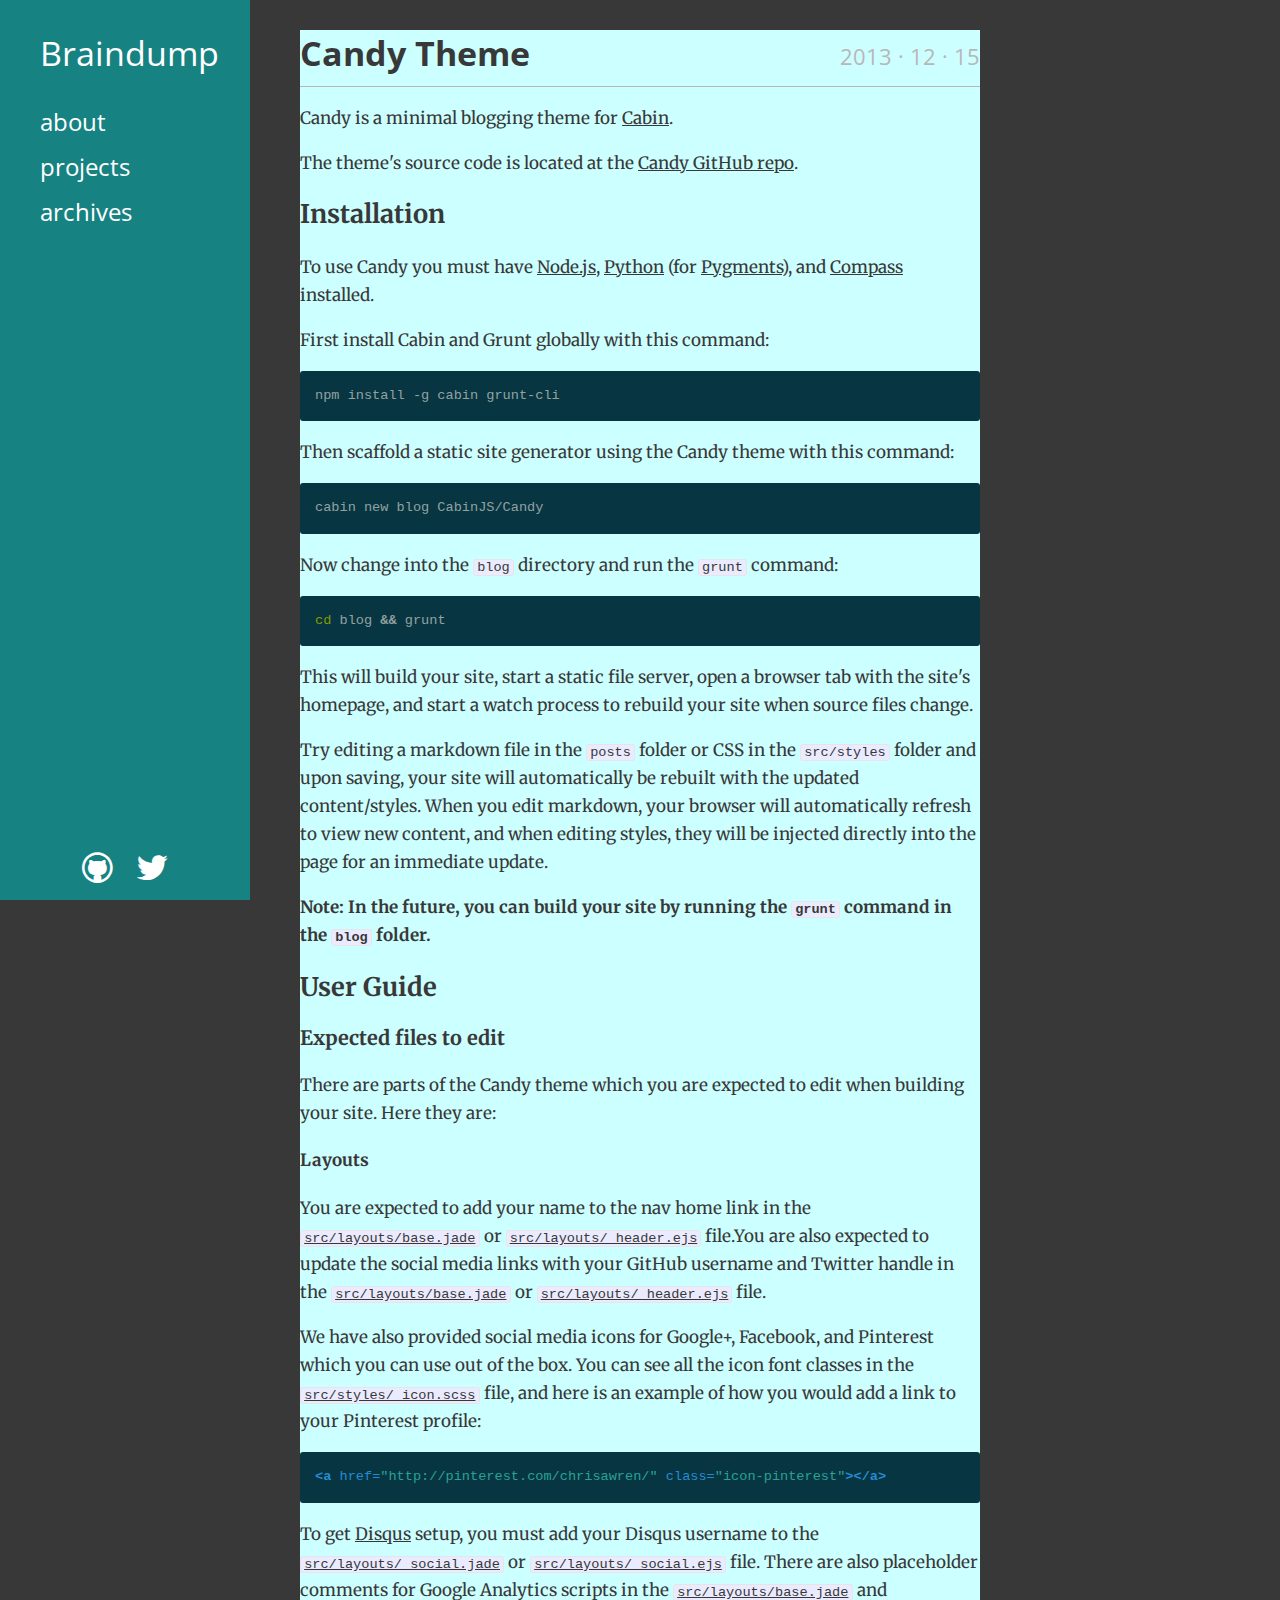
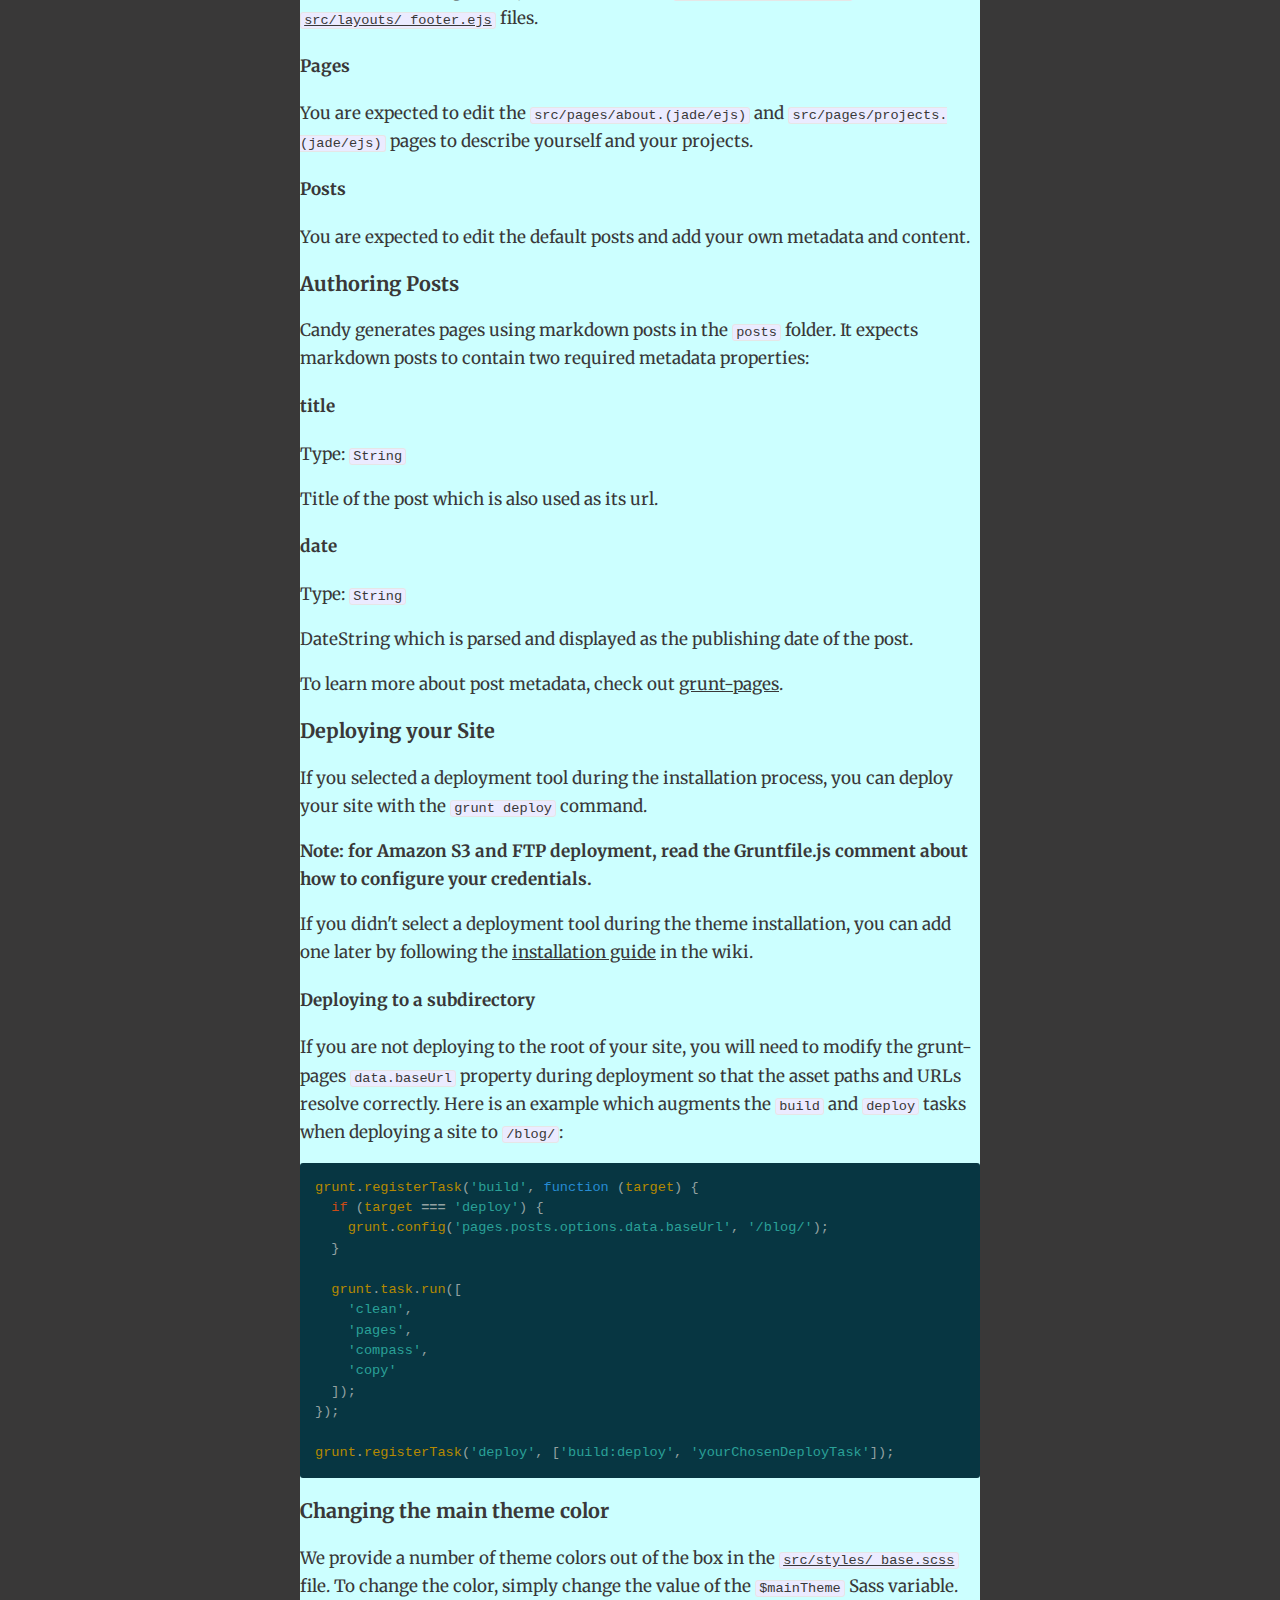
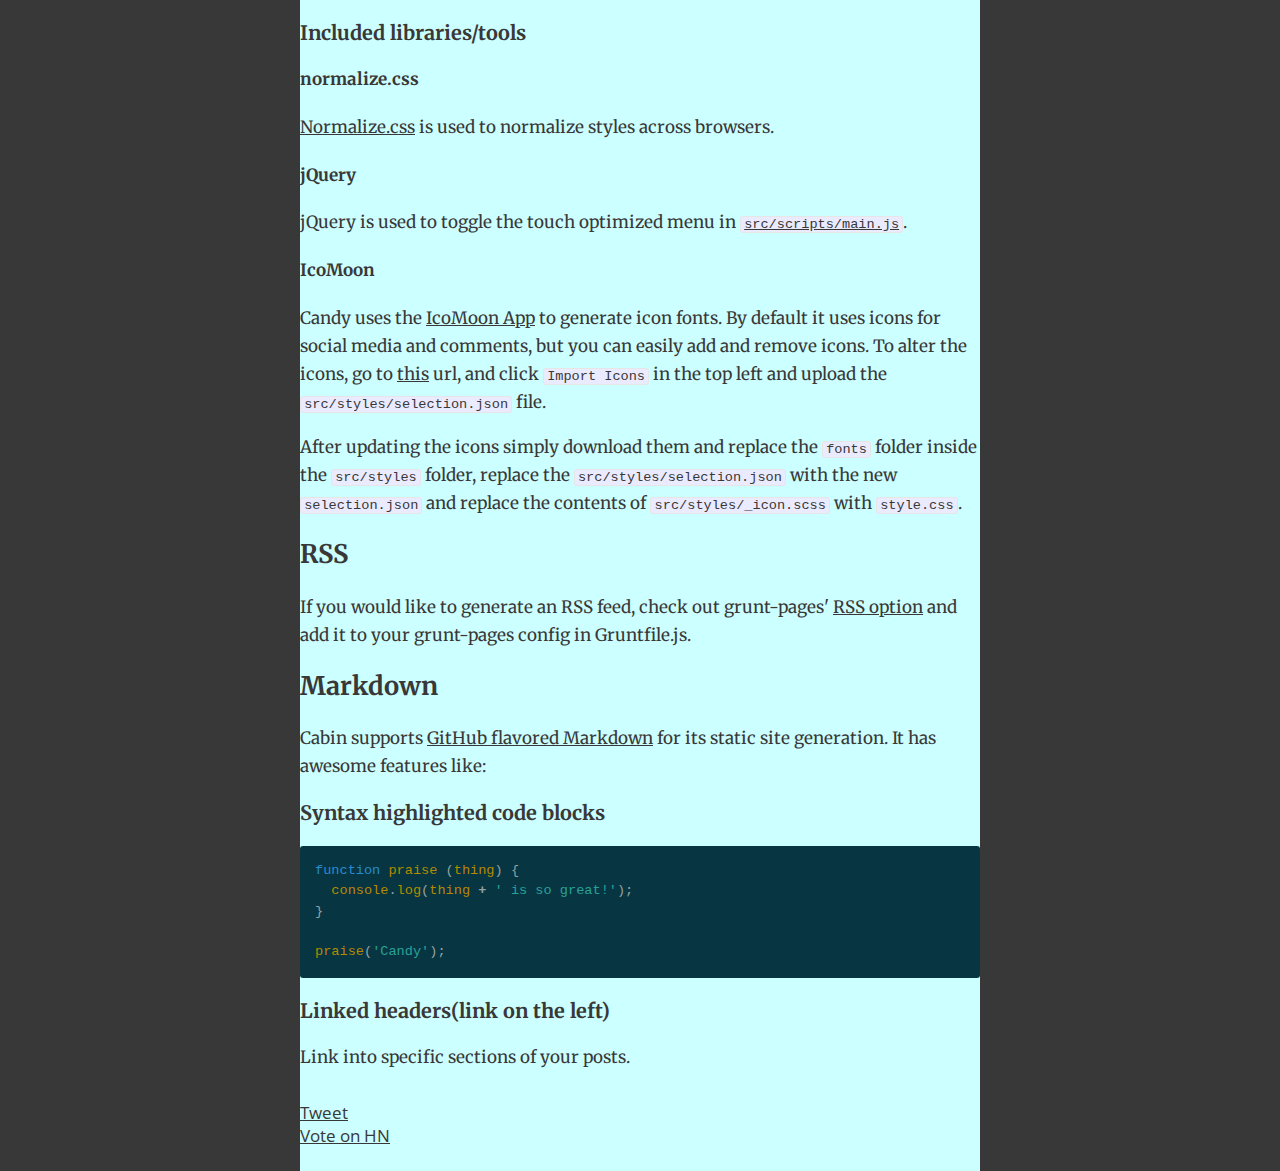
<file: posts/candy-theme/index.html>
<!DOCTYPE html><html><head><meta charset="utf-8"><meta name="viewport" content="width=device-width, initial-scale=1, user-scalable=no"><link rel="icon" type="image/png" href="/images/cabin.png"><link href="/styles/main.css" rel="stylesheet"><title>Candy Theme</title><meta name="description" content="Description of Candy's features"></head><body><nav><h1 class="name"><a href="/">Braindump</a></h1><div class="menu icon-menu"></div><ul class="nav-links"><li class="text-link"><a href="/about.html">about</a></li><li class="text-link"><a href="/projects.html">projects</a></li><li class="text-link"><a href="/archives.html">archives</a></li></ul><div class="social-media"><a href="https://github.com/cwallen" class="icon-github"></a><a href="https://twitter.com/cwallen" class="icon-twitter"></a></div></nav><div class="content"><div class="post-head group"><a href="/posts/candy-theme/"><h1 class="post-title">Candy Theme</h1></a><span class="post-date">2013 &#183; 12 &#183; 15</span></div><div class="post-body markdown"><p>Candy is a minimal blogging theme for <a href="http://cabinjs.com">Cabin</a>.</p>
<p>The theme&#39;s source code is located at the <a href="https://github.com/CabinJS/Candy">Candy GitHub repo</a>.</p>
<h2><a name="installation" class="anchor" href="#installation"><span class="header-link"></span></a>Installation</h2>
<p>To use Candy you must have <a href="http://nodejs.org/">Node.js</a>, <a href="http://www.python.org/">Python</a> (for <a href="http://pygments.org/">Pygments</a>), and <a href="http://compass-style.org/">Compass</a> installed.</p>
<p>First install Cabin and Grunt globally with this command:</p>
<pre><code class="lang-bash"><div class="highlight"><pre>npm install -g cabin grunt-cli
</pre></div>
</code></pre>
<p>Then scaffold a static site generator using the Candy theme with this command:</p>
<pre><code class="lang-bash"><div class="highlight"><pre>cabin new blog CabinJS/Candy
</pre></div>
</code></pre>
<p>Now change into the <code>blog</code> directory and run the <code>grunt</code> command:</p>
<pre><code class="lang-bash"><div class="highlight"><pre><span class="nb">cd </span>blog <span class="o">&amp;&amp;</span> grunt
</pre></div>
</code></pre>
<p>This will build your site, start a static file server, open a browser tab with the site&#39;s homepage, and start a watch process to rebuild your site when source files change.</p>
<p>Try editing a markdown file in the <code>posts</code> folder or CSS in the <code>src/styles</code> folder and upon saving, your site will automatically be rebuilt with the updated content/styles. When you edit markdown, your browser will automatically refresh to view new content, and when editing styles, they will be injected directly into the page for an immediate update.</p>
<p><strong>Note: In the future, you can build your site by running the <code>grunt</code> command in the <code>blog</code> folder.</strong></p>
<h2><a name="user-guide" class="anchor" href="#user-guide"><span class="header-link"></span></a>User Guide</h2>
<h3><a name="expected-files-to-edit" class="anchor" href="#expected-files-to-edit"><span class="header-link"></span></a>Expected files to edit</h3>
<p>There are parts of the Candy theme which you are expected to edit when building your site. Here they are:</p>
<h4><a name="layouts" class="anchor" href="#layouts"><span class="header-link"></span></a>Layouts</h4>
<p>You are expected to add your name to the nav home link in the <a href="https://github.com/CabinJS/Candy/blob/master/src/layouts/base.jade#L24"><code>src/layouts/base.jade</code></a> or <a href="https://github.com/CabinJS/Candy/blob/master/src/layouts/_header.ejs#L20"><code>src/layouts/_header.ejs</code></a> file.You are also expected to update the social media links with your GitHub username and Twitter handle in the <a href="https://github.com/CabinJS/Candy/blob/master/src/layouts/base.jade#L35-L36"><code>src/layouts/base.jade</code></a> or <a href="https://github.com/CabinJS/Candy/blob/master/src/layouts/_header.ejs#L35-L36"><code>src/layouts/_header.ejs</code></a> file. </p>
<p>We have also provided social media icons for Google+, Facebook, and Pinterest which you can use out of the box. You can see all the icon font classes in the <a href="https://github.com/CabinJS/Candy/blob/master/src/styles/_icons.scss#L27"><code>src/styles/_icon.scss</code></a> file, and here is an example of how you would add a link to your Pinterest profile:</p>
<pre><code class="lang-html"><div class="highlight"><pre><span class="nt">&lt;a</span> <span class="na">href=</span><span class="s">&quot;http://pinterest.com/chrisawren/&quot;</span> <span class="na">class=</span><span class="s">&quot;icon-pinterest&quot;</span><span class="nt">&gt;&lt;/a&gt;</span>
</pre></div>
</code></pre>
<p>To get <a href="http://disqus.com/">Disqus</a> setup, you must add your Disqus username to the <a href="https://github.com/CabinJS/Candy/blob/master/src/layouts/_social.jade#L35"><code>src/layouts/_social.jade</code></a> or <a href="https://github.com/CabinJS/Candy/blob/master/src/layouts/_social.ejs#L39"><code>src/layouts/_social.ejs</code></a> file. There are also placeholder comments for Google Analytics scripts in the <a href="https://github.com/CabinJS/Candy/blob/master/src/layouts/base.jade#L45"><code>src/layouts/base.jade</code></a> and <a href="https://github.com/CabinJS/Candy/blob/master/src/layouts/_footer.ejs#L8"><code>src/layouts/_footer.ejs</code></a> files.</p>
<h4><a name="pages" class="anchor" href="#pages"><span class="header-link"></span></a>Pages</h4>
<p>You are expected to edit the <code>src/pages/about.(jade/ejs)</code> and <code>src/pages/projects.(jade/ejs)</code> pages to describe yourself and your projects.</p>
<h4><a name="posts" class="anchor" href="#posts"><span class="header-link"></span></a>Posts</h4>
<p>You are expected to edit the default posts and add your own metadata and content.</p>
<h3><a name="authoring-posts" class="anchor" href="#authoring-posts"><span class="header-link"></span></a>Authoring Posts</h3>
<p>Candy generates pages using markdown posts in the <code>posts</code> folder. It expects markdown posts to contain two required metadata properties:</p>
<h4><a name="title" class="anchor" href="#title"><span class="header-link"></span></a>title</h4>
<p>Type: <code>String</code></p>
<p>Title of the post which is also used as its url.</p>
<h4><a name="date" class="anchor" href="#date"><span class="header-link"></span></a>date</h4>
<p>Type: <code>String</code></p>
<p>DateString which is parsed and displayed as the publishing date of the post.</p>
<p>To learn more about post metadata, check out <a href="https://github.com/CabinJS/grunt-pages#authoring-posts">grunt-pages</a>.</p>
<h3><a name="deploying-your-site" class="anchor" href="#deploying-your-site"><span class="header-link"></span></a>Deploying your Site</h3>
<p>If you selected a deployment tool during the installation process, you can deploy your site with the <code>grunt deploy</code> command.</p>
<p><strong>Note: for Amazon S3 and FTP deployment, read the Gruntfile.js comment about how to configure your credentials.</strong></p>
<p>If you didn&#39;t select a deployment tool during the theme installation, you can add one later by following the <a href="https://github.com/CabinJS/Cabin/wiki/Deployment-Tools">installation guide</a> in the wiki.</p>
<h4><a name="deploying-to-a-subdirectory" class="anchor" href="#deploying-to-a-subdirectory"><span class="header-link"></span></a>Deploying to a subdirectory</h4>
<p>If you are not deploying to the root of your site, you will need to modify the grunt-pages <code>data.baseUrl</code> property during deployment so that the asset paths and URLs resolve correctly. Here is an example which augments the <code>build</code> and <code>deploy</code> tasks when deploying a site to <code>/blog/</code>:</p>
<pre><code class="lang-js"><div class="highlight"><pre><span class="nx">grunt</span><span class="p">.</span><span class="nx">registerTask</span><span class="p">(</span><span class="s1">&#39;build&#39;</span><span class="p">,</span> <span class="kd">function</span> <span class="p">(</span><span class="nx">target</span><span class="p">)</span> <span class="p">{</span>
  <span class="k">if</span> <span class="p">(</span><span class="nx">target</span> <span class="o">===</span> <span class="s1">&#39;deploy&#39;</span><span class="p">)</span> <span class="p">{</span>
    <span class="nx">grunt</span><span class="p">.</span><span class="nx">config</span><span class="p">(</span><span class="s1">&#39;pages.posts.options.data.baseUrl&#39;</span><span class="p">,</span> <span class="s1">&#39;/blog/&#39;</span><span class="p">);</span>
  <span class="p">}</span>

  <span class="nx">grunt</span><span class="p">.</span><span class="nx">task</span><span class="p">.</span><span class="nx">run</span><span class="p">([</span>
    <span class="s1">&#39;clean&#39;</span><span class="p">,</span>
    <span class="s1">&#39;pages&#39;</span><span class="p">,</span>
    <span class="s1">&#39;compass&#39;</span><span class="p">,</span>
    <span class="s1">&#39;copy&#39;</span>
  <span class="p">]);</span>
<span class="p">});</span>

<span class="nx">grunt</span><span class="p">.</span><span class="nx">registerTask</span><span class="p">(</span><span class="s1">&#39;deploy&#39;</span><span class="p">,</span> <span class="p">[</span><span class="s1">&#39;build:deploy&#39;</span><span class="p">,</span> <span class="s1">&#39;yourChosenDeployTask&#39;</span><span class="p">]);</span>
</pre></div>
</code></pre>
<h3><a name="changing-the-main-theme-color" class="anchor" href="#changing-the-main-theme-color"><span class="header-link"></span></a>Changing the main theme color</h3>
<p>We provide a number of theme colors out of the box in the <a href="https://github.com/CabinJS/Candy/blob/master/src/styles/_base.scss#L1-L5"><code>src/styles/_base.scss</code></a> file. To change the color, simply change the value of the <code>$mainTheme</code> Sass variable.</p>
<h3><a name="included-librariestools" class="anchor" href="#included-librariestools"><span class="header-link"></span></a>Included libraries/tools</h3>
<h4><a name="normalize-css" class="anchor" href="#normalize-css"><span class="header-link"></span></a>normalize.css</h4>
<p><a href="https://github.com/CabinJS/Candy/blob/master/src/styles/_normalize.scss">Normalize.css</a> is used to normalize styles across browsers.</p>
<h4><a name="jquery" class="anchor" href="#jquery"><span class="header-link"></span></a>jQuery</h4>
<p>jQuery is used to toggle the touch optimized menu in <a href="https://github.com/CabinJS/Candy/blob/master/src/scripts/main.js"><code>src/scripts/main.js</code></a>.</p>
<h4><a name="icomoon" class="anchor" href="#icomoon"><span class="header-link"></span></a>IcoMoon</h4>
<p>Candy uses the <a href="http://icomoon.io/app/">IcoMoon App</a> to generate icon fonts. By default it uses icons for social media and comments, but you can easily add and remove icons. To alter the icons, go to <a href="http://icomoon.io/app/">this</a> url, and click <code>Import Icons</code> in the top left and upload the <code>src/styles/selection.json</code> file.</p>
<p>After updating the icons simply download them and replace the <code>fonts</code> folder inside the <code>src/styles</code> folder, replace the <code>src/styles/selection.json</code> with the new <code>selection.json</code> and replace the contents of <code>src/styles/_icon.scss</code> with <code>style.css</code>.</p>
<h2><a name="rss" class="anchor" href="#rss"><span class="header-link"></span></a>RSS</h2>
<p>If you would like to generate an RSS feed, check out grunt-pages&#39; <a href="https://github.com/CabinJS/grunt-pages#rss">RSS option</a> and add it to your grunt-pages config in Gruntfile.js.</p>
<h2><a name="markdown" class="anchor" href="#markdown"><span class="header-link"></span></a>Markdown</h2>
<p>Cabin supports <a href="https://help.github.com/articles/github-flavored-markdown">GitHub flavored Markdown</a> for its static site generation. It has awesome features like:</p>
<h3><a name="syntax-highlighted-code-blocks" class="anchor" href="#syntax-highlighted-code-blocks"><span class="header-link"></span></a>Syntax highlighted code blocks</h3>
<pre><code class="lang-javascript"><div class="highlight"><pre><span class="kd">function</span> <span class="nx">praise</span> <span class="p">(</span><span class="nx">thing</span><span class="p">)</span> <span class="p">{</span>
  <span class="nx">console</span><span class="p">.</span><span class="nx">log</span><span class="p">(</span><span class="nx">thing</span> <span class="o">+</span> <span class="s1">&#39; is so great!&#39;</span><span class="p">);</span>
<span class="p">}</span>

<span class="nx">praise</span><span class="p">(</span><span class="s1">&#39;Candy&#39;</span><span class="p">);</span>
</pre></div>
</code></pre>
<h3><a name="linked-headerslink-on-the-left" class="anchor" href="#linked-headerslink-on-the-left"><span class="header-link"></span></a>Linked headers(link on the left)</h3>
<p>Link into specific sections of your posts.</p>
</div><!-- Social sharing icons--><div class="social"><a href="https://twitter.com/share" class="twitter-share-button">Tweet</a><div data-size="medium" data-annotation="bubble" data-width="300" class="g-plusone"></div><a href="http://news.ycombinator.com/submit" class="hn-share-button">Vote on HN</a></div><!-- Disqus comments, Make sure to replace `colinwren` with your account name in the Disqus helper script below--><div id="comments"><div id="disqus_thread"></div></div><!-- Helper scripts for social share icons--><!-- Hacker News--><script type="text/javascript">(function(d, t) {
  var g = d.createElement(t),
      s = d.getElementsByTagName(t)[0];
  g.src = '//hnbutton.appspot.com/static/hn.min.js';
  s.parentNode.insertBefore(g, s);
}(document, 'script'));
</script><!-- Twitter--><script type="text/javascript">!function(d,s,id){var js,fjs=d.getElementsByTagName(s)[0];if(!d.getElementById(id)){js=d.createElement(s);js.id=id;js.src="https://platform.twitter.com/widgets.js";fjs.parentNode.insertBefore(js,fjs);}}(document,"script","twitter-wjs");
</script><!-- Google Plus--><script type="text/javascript">(function() {
  var po = document.createElement('script'); po.type = 'text/javascript'; po.async = true;
  po.src = 'https://apis.google.com/js/plusone.js';
  var s = document.getElementsByTagName('script')[0]; s.parentNode.insertBefore(po, s);
})();
</script><!-- Disqus--><script type="text/javascript">var disqus_shortname = 'colinwren'; // Change this to your Disqus account name

(function() {
    var dsq = document.createElement('script'); dsq.type = 'text/javascript'; dsq.async = true;
    dsq.src = '//' + disqus_shortname + '.disqus.com/embed.js';
    (document.getElementsByTagName('head')[0] || document.getElementsByTagName('body')[0]).appendChild(dsq);
})();</script></div><script src="//ajax.googleapis.com/ajax/libs/jquery/1.10.1/jquery.min.js" type="text/javascript"></script><script src="/scripts/main.js" type="text/javascript"></script><script>// Add your analytics code here</script></body></html>
</file>
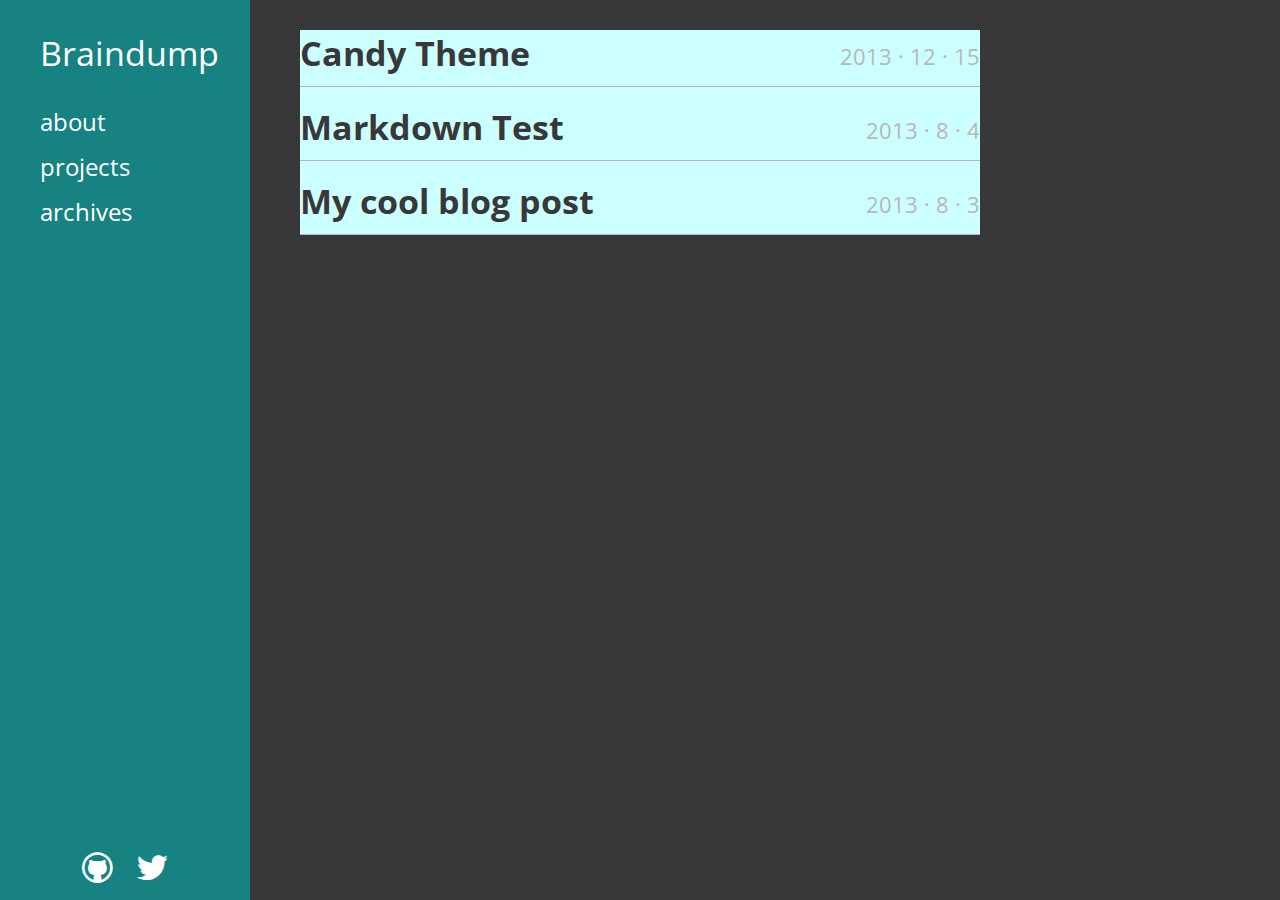
<file: archives.html>
<!DOCTYPE html><html><head><meta charset="utf-8"><meta name="viewport" content="width=device-width, initial-scale=1, user-scalable=no"><link rel="icon" type="image/png" href="/images/cabin.png"><link href="/styles/main.css" rel="stylesheet"><title>Archives</title></head><body><nav><h1 class="name"><a href="/">Braindump</a></h1><div class="menu icon-menu"></div><ul class="nav-links"><li class="text-link"><a href="/about.html">about</a></li><li class="text-link"><a href="/projects.html">projects</a></li><li class="text-link"><a href="/archives.html">archives</a></li></ul><div class="social-media"><a href="https://github.com/cwallen" class="icon-github"></a><a href="https://twitter.com/cwallen" class="icon-twitter"></a></div></nav><div class="content"><div class="post-head group"><a href="/posts/candy-theme/"><h1 class="post-title">Candy Theme</h1></a><span class="post-date">2013 &#183; 12 &#183; 15</span></div><div class="post-head group"><a href="/posts/markdown-test/"><h1 class="post-title">Markdown Test</h1></a><span class="post-date">2013 &#183; 8 &#183; 4</span></div><div class="post-head group"><a href="/posts/my-cool-blog-post/"><h1 class="post-title">My cool blog post</h1></a><span class="post-date">2013 &#183; 8 &#183; 3</span></div></div><script src="//ajax.googleapis.com/ajax/libs/jquery/1.10.1/jquery.min.js" type="text/javascript"></script><script src="/scripts/main.js" type="text/javascript"></script><script>// Add your analytics code here</script></body></html>
</file>
<file: styles/main.css>
@import 'http://fonts.googleapis.com/css?family=Merriweather|Open+Sans';
/* normalize.css v2.1.2 | MIT License | git.io/normalize */
/* ==========================================================================
   HTML5 display definitions
   ========================================================================== */
/**
 * Correct `block` display not defined in IE 8/9.
 */
/* line 22, ../../src/styles/_normalize.scss */
article,
aside,
details,
figcaption,
figure,
footer,
header,
hgroup,
main,
nav,
section,
summary {
  display: block;
}

/**
 * Correct `inline-block` display not defined in IE 8/9.
 */
/* line 32, ../../src/styles/_normalize.scss */
audio,
canvas,
video {
  display: inline-block;
}

/**
 * Prevent modern browsers from displaying `audio` without controls.
 * Remove excess height in iOS 5 devices.
 */
/* line 41, ../../src/styles/_normalize.scss */
audio:not([controls]) {
  display: none;
  height: 0;
}

/**
 * Address styling not present in IE 8/9.
 */
/* line 50, ../../src/styles/_normalize.scss */
[hidden] {
  display: none;
}

/* ==========================================================================
   Base
   ========================================================================== */
/**
 * 1. Set default font family to sans-serif.
 * 2. Prevent iOS text size adjust after orientation change, without disabling
 *    user zoom.
 */
/* line 64, ../../src/styles/_normalize.scss */
html {
  font-family: sans-serif;
  /* 1 */
  -ms-text-size-adjust: 100%;
  /* 2 */
  -webkit-text-size-adjust: 100%;
  /* 2 */
}

/**
 * Remove default margin.
 */
/* line 74, ../../src/styles/_normalize.scss */
body {
  margin: 0;
}

/* ==========================================================================
   Links
   ========================================================================== */
/**
 * Address `outline` inconsistency between Chrome and other browsers.
 */
/* line 86, ../../src/styles/_normalize.scss */
a:focus {
  outline: thin dotted;
}

/**
 * Improve readability when focused and also mouse hovered in all browsers.
 */
/* line 95, ../../src/styles/_normalize.scss */
a:active,
a:hover {
  outline: 0;
}

/* ==========================================================================
   Typography
   ========================================================================== */
/**
 * Address variable `h1` font-size and margin within `section` and `article`
 * contexts in Firefox 4+, Safari 5, and Chrome.
 */
/* line 108, ../../src/styles/_normalize.scss */
h1 {
  font-size: 2em;
  margin: 0.67em 0;
}

/**
 * Address styling not present in IE 8/9, Safari 5, and Chrome.
 */
/* line 117, ../../src/styles/_normalize.scss */
abbr[title] {
  border-bottom: 1px dotted;
}

/**
 * Address style set to `bolder` in Firefox 4+, Safari 5, and Chrome.
 */
/* line 126, ../../src/styles/_normalize.scss */
b,
strong {
  font-weight: bold;
}

/**
 * Address styling not present in Safari 5 and Chrome.
 */
/* line 134, ../../src/styles/_normalize.scss */
dfn {
  font-style: italic;
}

/**
 * Address differences between Firefox and other browsers.
 */
/* line 142, ../../src/styles/_normalize.scss */
hr {
  -moz-box-sizing: content-box;
  box-sizing: content-box;
  height: 0;
}

/**
 * Address styling not present in IE 8/9.
 */
/* line 152, ../../src/styles/_normalize.scss */
mark {
  background: #ff0;
  color: #000;
}

/**
 * Correct font family set oddly in Safari 5 and Chrome.
 */
/* line 164, ../../src/styles/_normalize.scss */
code,
kbd,
pre,
samp {
  font-family: monospace, serif;
  font-size: 1em;
}

/**
 * Improve readability of pre-formatted text in all browsers.
 */
/* line 173, ../../src/styles/_normalize.scss */
pre {
  white-space: pre-wrap;
}

/**
 * Set consistent quote types.
 */
/* line 181, ../../src/styles/_normalize.scss */
q {
  quotes: "\201C" "\201D" "\2018" "\2019";
}

/**
 * Address inconsistent and variable font size in all browsers.
 */
/* line 189, ../../src/styles/_normalize.scss */
small {
  font-size: 80%;
}

/**
 * Prevent `sub` and `sup` affecting `line-height` in all browsers.
 */
/* line 198, ../../src/styles/_normalize.scss */
sub,
sup {
  font-size: 75%;
  line-height: 0;
  position: relative;
  vertical-align: baseline;
}

/* line 205, ../../src/styles/_normalize.scss */
sup {
  top: -0.5em;
}

/* line 209, ../../src/styles/_normalize.scss */
sub {
  bottom: -0.25em;
}

/* ==========================================================================
   Embedded content
   ========================================================================== */
/**
 * Remove border when inside `a` element in IE 8/9.
 */
/* line 221, ../../src/styles/_normalize.scss */
img {
  border: 0;
}

/**
 * Correct overflow displayed oddly in IE 9.
 */
/* line 229, ../../src/styles/_normalize.scss */
svg:not(:root) {
  overflow: hidden;
}

/* ==========================================================================
   Figures
   ========================================================================== */
/**
 * Address margin not present in IE 8/9 and Safari 5.
 */
/* line 241, ../../src/styles/_normalize.scss */
figure {
  margin: 0;
}

/* ==========================================================================
   Forms
   ========================================================================== */
/**
 * Define consistent border, margin, and padding.
 */
/* line 253, ../../src/styles/_normalize.scss */
fieldset {
  border: 1px solid #c0c0c0;
  margin: 0 2px;
  padding: 0.35em 0.625em 0.75em;
}

/**
 * 1. Correct `color` not being inherited in IE 8/9.
 * 2. Remove padding so people aren't caught out if they zero out fieldsets.
 */
/* line 264, ../../src/styles/_normalize.scss */
legend {
  border: 0;
  /* 1 */
  padding: 0;
  /* 2 */
}

/**
 * 1. Correct font family not being inherited in all browsers.
 * 2. Correct font size not being inherited in all browsers.
 * 3. Address margins set differently in Firefox 4+, Safari 5, and Chrome.
 */
/* line 278, ../../src/styles/_normalize.scss */
button,
input,
select,
textarea {
  font-family: inherit;
  /* 1 */
  font-size: 100%;
  /* 2 */
  margin: 0;
  /* 3 */
}

/**
 * Address Firefox 4+ setting `line-height` on `input` using `!important` in
 * the UA stylesheet.
 */
/* line 290, ../../src/styles/_normalize.scss */
button,
input {
  line-height: normal;
}

/**
 * Address inconsistent `text-transform` inheritance for `button` and `select`.
 * All other form control elements do not inherit `text-transform` values.
 * Correct `button` style inheritance in Chrome, Safari 5+, and IE 8+.
 * Correct `select` style inheritance in Firefox 4+ and Opera.
 */
/* line 302, ../../src/styles/_normalize.scss */
button,
select {
  text-transform: none;
}

/**
 * 1. Avoid the WebKit bug in Android 4.0.* where (2) destroys native `audio`
 *    and `video` controls.
 * 2. Correct inability to style clickable `input` types in iOS.
 * 3. Improve usability and consistency of cursor style between image-type
 *    `input` and others.
 */
/* line 317, ../../src/styles/_normalize.scss */
button,
html input[type="button"],
input[type="reset"],
input[type="submit"] {
  -webkit-appearance: button;
  /* 2 */
  cursor: pointer;
  /* 3 */
}

/**
 * Re-set default cursor for disabled elements.
 */
/* line 327, ../../src/styles/_normalize.scss */
button[disabled],
html input[disabled] {
  cursor: default;
}

/**
 * 1. Address box sizing set to `content-box` in IE 8/9.
 * 2. Remove excess padding in IE 8/9.
 */
/* line 337, ../../src/styles/_normalize.scss */
input[type="checkbox"],
input[type="radio"] {
  box-sizing: border-box;
  /* 1 */
  padding: 0;
  /* 2 */
}

/**
 * 1. Address `appearance` set to `searchfield` in Safari 5 and Chrome.
 * 2. Address `box-sizing` set to `border-box` in Safari 5 and Chrome
 *    (include `-moz` to future-proof).
 */
/* line 348, ../../src/styles/_normalize.scss */
input[type="search"] {
  -webkit-appearance: textfield;
  /* 1 */
  -moz-box-sizing: content-box;
  -webkit-box-sizing: content-box;
  /* 2 */
  box-sizing: content-box;
}

/**
 * Remove inner padding and search cancel button in Safari 5 and Chrome
 * on OS X.
 */
/* line 361, ../../src/styles/_normalize.scss */
input[type="search"]::-webkit-search-cancel-button,
input[type="search"]::-webkit-search-decoration {
  -webkit-appearance: none;
}

/**
 * Remove inner padding and border in Firefox 4+.
 */
/* line 370, ../../src/styles/_normalize.scss */
button::-moz-focus-inner,
input::-moz-focus-inner {
  border: 0;
  padding: 0;
}

/**
 * 1. Remove default vertical scrollbar in IE 8/9.
 * 2. Improve readability and alignment in all browsers.
 */
/* line 380, ../../src/styles/_normalize.scss */
textarea {
  overflow: auto;
  /* 1 */
  vertical-align: top;
  /* 2 */
}

/* ==========================================================================
   Tables
   ========================================================================== */
/**
 * Remove most spacing between table cells.
 */
/* line 393, ../../src/styles/_normalize.scss */
table {
  border-collapse: collapse;
  border-spacing: 0;
}

/* line 1, ../../src/styles/_solarized-dark.scss */
.highlight {
  background-color: #073642;
  color: #93a1a1;
}

/* line 6, ../../src/styles/_solarized-dark.scss */
.highlight .c {
  color: #586e75 !important;
  font-style: italic !important;
}

/* line 11, ../../src/styles/_solarized-dark.scss */
.highlight .cm {
  color: #586e75 !important;
  font-style: italic !important;
}

/* line 16, ../../src/styles/_solarized-dark.scss */
.highlight .cp {
  color: #586e75 !important;
  font-style: italic !important;
}

/* line 21, ../../src/styles/_solarized-dark.scss */
.highlight .c1 {
  color: #586e75 !important;
  font-style: italic !important;
}

/* line 26, ../../src/styles/_solarized-dark.scss */
.highlight .cs {
  color: #586e75 !important;
  font-weight: bold !important;
  font-style: italic !important;
}

/* line 32, ../../src/styles/_solarized-dark.scss */
.highlight .err {
  color: #dc322f !important;
  background: none !important;
}

/* line 37, ../../src/styles/_solarized-dark.scss */
.highlight .k {
  color: #cb4b16 !important;
}

/* line 41, ../../src/styles/_solarized-dark.scss */
.highlight .o {
  color: #93a1a1 !important;
  font-weight: bold !important;
}

/* line 46, ../../src/styles/_solarized-dark.scss */
.highlight .p {
  color: #93a1a1 !important;
}

/* line 50, ../../src/styles/_solarized-dark.scss */
.highlight .ow {
  color: #2aa198 !important;
  font-weight: bold !important;
}

/* line 55, ../../src/styles/_solarized-dark.scss */
.highlight .gd {
  color: #93a1a1 !important;
  background-color: #372c34 !important;
  display: inline-block;
}

/* line 61, ../../src/styles/_solarized-dark.scss */
.highlight .gd .x {
  color: #93a1a1 !important;
  background-color: #4d2d33 !important;
  display: inline-block;
}

/* line 67, ../../src/styles/_solarized-dark.scss */
.highlight .ge {
  color: #93a1a1 !important;
  font-style: italic !important;
}

/* line 72, ../../src/styles/_solarized-dark.scss */
.highlight .gr {
  color: #aa0000;
}

/* line 76, ../../src/styles/_solarized-dark.scss */
.highlight .gh {
  color: #586e75 !important;
}

/* line 80, ../../src/styles/_solarized-dark.scss */
.highlight .gi {
  color: #93a1a1 !important;
  background-color: #1a412b !important;
  display: inline-block;
}

/* line 86, ../../src/styles/_solarized-dark.scss */
.highlight .gi .x {
  color: #93a1a1 !important;
  background-color: #355720 !important;
  display: inline-block;
}

/* line 92, ../../src/styles/_solarized-dark.scss */
.highlight .go {
  color: #888888;
}

/* line 96, ../../src/styles/_solarized-dark.scss */
.highlight .gp {
  color: #555555;
}

/* line 100, ../../src/styles/_solarized-dark.scss */
.highlight .gs {
  color: #93a1a1 !important;
  font-weight: bold !important;
}

/* line 105, ../../src/styles/_solarized-dark.scss */
.highlight .gu {
  color: #6c71c4 !important;
}

/* line 109, ../../src/styles/_solarized-dark.scss */
.highlight .gt {
  color: #aa0000;
}

/* line 113, ../../src/styles/_solarized-dark.scss */
.highlight .kc {
  color: #859900 !important;
  font-weight: bold !important;
}

/* line 118, ../../src/styles/_solarized-dark.scss */
.highlight .kd {
  color: #268bd2 !important;
}

/* line 122, ../../src/styles/_solarized-dark.scss */
.highlight .kp {
  color: #cb4b16 !important;
  font-weight: bold !important;
}

/* line 127, ../../src/styles/_solarized-dark.scss */
.highlight .kr {
  color: #d33682 !important;
  font-weight: bold !important;
}

/* line 132, ../../src/styles/_solarized-dark.scss */
.highlight .kt {
  color: #2aa198 !important;
}

/* line 136, ../../src/styles/_solarized-dark.scss */
.highlight .n {
  color: #268bd2 !important;
}

/* line 140, ../../src/styles/_solarized-dark.scss */
.highlight .na {
  color: #268bd2 !important;
}

/* line 144, ../../src/styles/_solarized-dark.scss */
.highlight .nb {
  color: #859900 !important;
}

/* line 148, ../../src/styles/_solarized-dark.scss */
.highlight .nc {
  color: #d33682 !important;
}

/* line 152, ../../src/styles/_solarized-dark.scss */
.highlight .no {
  color: #b58900 !important;
}

/* line 156, ../../src/styles/_solarized-dark.scss */
.highlight .ni {
  color: purple;
}

/* line 160, ../../src/styles/_solarized-dark.scss */
.highlight .nl {
  color: #859900 !important;
}

/* line 164, ../../src/styles/_solarized-dark.scss */
.highlight .ne {
  color: #268bd2 !important;
  font-weight: bold !important;
}

/* line 169, ../../src/styles/_solarized-dark.scss */
.highlight .nf {
  color: #268bd2 !important;
  font-weight: bold !important;
}

/* line 174, ../../src/styles/_solarized-dark.scss */
.highlight .nn {
  color: #b58900 !important;
}

/* line 178, ../../src/styles/_solarized-dark.scss */
.highlight .nt {
  color: #268bd2 !important;
  font-weight: bold !important;
}

/* line 183, ../../src/styles/_solarized-dark.scss */
.highlight .nx {
  color: #b58900 !important;
}

/* line 187, ../../src/styles/_solarized-dark.scss */
.highlight .bp {
  color: #999999;
}

/* line 191, ../../src/styles/_solarized-dark.scss */
.highlight .vc {
  color: teal;
}

/* line 195, ../../src/styles/_solarized-dark.scss */
.highlight .vg {
  color: #268bd2 !important;
}

/* line 199, ../../src/styles/_solarized-dark.scss */
.highlight .vi {
  color: #268bd2 !important;
}

/* line 203, ../../src/styles/_solarized-dark.scss */
.highlight .nv {
  color: #268bd2 !important;
}

/* line 207, ../../src/styles/_solarized-dark.scss */
.highlight .w {
  color: #bbbbbb;
}

/* line 211, ../../src/styles/_solarized-dark.scss */
.highlight .mf {
  color: #2aa198 !important;
}

/* line 215, ../../src/styles/_solarized-dark.scss */
.highlight .m {
  color: #2aa198 !important;
}

/* line 219, ../../src/styles/_solarized-dark.scss */
.highlight .mh {
  color: #2aa198 !important;
}

/* line 223, ../../src/styles/_solarized-dark.scss */
.highlight .mi {
  color: #2aa198 !important;
}

/* line 227, ../../src/styles/_solarized-dark.scss */
.highlight .mo {
  color: #009999;
}

/* line 231, ../../src/styles/_solarized-dark.scss */
.highlight .s {
  color: #2aa198 !important;
}

/* line 235, ../../src/styles/_solarized-dark.scss */
.highlight .sb {
  color: #dd1144;
}

/* line 239, ../../src/styles/_solarized-dark.scss */
.highlight .sc {
  color: #dd1144;
}

/* line 243, ../../src/styles/_solarized-dark.scss */
.highlight .sd {
  color: #2aa198 !important;
}

/* line 247, ../../src/styles/_solarized-dark.scss */
.highlight .s2 {
  color: #2aa198 !important;
}

/* line 251, ../../src/styles/_solarized-dark.scss */
.highlight .se {
  color: #dc322f !important;
}

/* line 255, ../../src/styles/_solarized-dark.scss */
.highlight .sh {
  color: #dd1144;
}

/* line 259, ../../src/styles/_solarized-dark.scss */
.highlight .si {
  color: #268bd2 !important;
}

/* line 263, ../../src/styles/_solarized-dark.scss */
.highlight .sx {
  color: #dd1144;
}

/* line 267, ../../src/styles/_solarized-dark.scss */
.highlight .sr {
  color: #2aa198 !important;
}

/* line 271, ../../src/styles/_solarized-dark.scss */
.highlight .s1 {
  color: #2aa198 !important;
}

/* line 275, ../../src/styles/_solarized-dark.scss */
.highlight .ss {
  color: #990073;
}

/* line 279, ../../src/styles/_solarized-dark.scss */
.highlight .il {
  color: #009999;
}

/* line 283, ../../src/styles/_solarized-dark.scss */
.highlight div .gd, .highlight div .gd .x, .highlight div .gi, .highlight div .gi .x {
  display: inline-block;
  width: 100%;
}

/* line 29, ../../src/styles/_base.scss */
.group {
  overflow: hidden;
  *zoom: 1;
}

/* line 33, ../../src/styles/_base.scss */
body {
  margin: 0;
  color: #393838;
  -webkit-font-smoothing: antialiased;
  -webkit-tap-highlight-color: rgba(0, 0, 0, 0);
  font-family: "Open Sans", sans-serif;
  font-size: 17px;
  background-color: #393838;
}
@media (max-width: 1250px) {
  /* line 33, ../../src/styles/_base.scss */
  body {
    font-size: 16px;
  }
}
@media (max-width: 630px) {
  /* line 33, ../../src/styles/_base.scss */
  body {
    font-size: 12px;
  }
}

/* line 51, ../../src/styles/_base.scss */
.content {
  position: relative;
  margin: 30px auto 0;
  max-width: 680px;
  width: 55%;
  background-color: #ccffff;
}
/* line 58, ../../src/styles/_base.scss */
.content a {
  color: #393838;
  -webkit-transition: color 0.2s;
  -moz-transition: color 0.2s;
  -o-transition: color 0.2s;
  transition: color 0.2s;
}
/* line 62, ../../src/styles/_base.scss */
.content a:hover {
  color: #178282;
}
@media (max-width: 1250px) {
  /* line 51, ../../src/styles/_base.scss */
  .content {
    margin: 65px auto 25px;
    width: 86%;
  }
}
@media (max-width: 630px) {
  /* line 51, ../../src/styles/_base.scss */
  .content {
    margin: 50px auto 15px;
  }
}

/* line 77, ../../src/styles/_base.scss */
.pagination {
  width: 100%;
}
/* line 80, ../../src/styles/_base.scss */
.pagination a {
  font-size: 1.5em;
  font-weight: bold;
  padding: .7em 0;
  text-decoration: none;
}

/* line 88, ../../src/styles/_base.scss */
.older {
  float: left;
}

/* line 92, ../../src/styles/_base.scss */
.newer {
  float: right;
}

/* line 3, ../../src/styles/_markdown.scss */
.markdown ul, .markdown ol {
  padding-left: 30px;
}
/* line 7, ../../src/styles/_markdown.scss */
.markdown img {
  max-width: 100%;
}
/* line 11, ../../src/styles/_markdown.scss */
.markdown .anchor {
  text-decoration: none;
  position: absolute;
  margin-left: -1.7em;
  padding-left: 1.7em;
  outline: none;
  color: #393838;
}
/* line 19, ../../src/styles/_markdown.scss */
.markdown .anchor:hover {
  text-decoration: none;
}
/* line 25, ../../src/styles/_markdown.scss */
.markdown h1, .markdown h2, .markdown h3,
.markdown h4, .markdown h5, .markdown h6 {
  line-height: 1.3;
}
/* line 29, ../../src/styles/_markdown.scss */
.markdown h1:hover .header-link, .markdown h2:hover .header-link, .markdown h3:hover .header-link,
.markdown h4:hover .header-link, .markdown h5:hover .header-link, .markdown h6:hover .header-link {
  visibility: visible;
}
@media (max-width: 1250px) {
  /* line 29, ../../src/styles/_markdown.scss */
  .markdown h1:hover .header-link, .markdown h2:hover .header-link, .markdown h3:hover .header-link,
  .markdown h4:hover .header-link, .markdown h5:hover .header-link, .markdown h6:hover .header-link {
    visibility: hidden;
  }
}
/* line 38, ../../src/styles/_markdown.scss */
.markdown blockquote {
  border-left: 6px solid gainsboro;
  margin-left: 0;
  padding-left: 1em;
}

/* line 45, ../../src/styles/_markdown.scss */
.header-link {
  margin-left: -1.7em;
  visibility: hidden;
  font-size: 16px;
}
@media (max-width: 1250px) {
  /* line 45, ../../src/styles/_markdown.scss */
  .header-link {
    font-size: 14px;
  }
}
@media (max-width: 630px) {
  /* line 45, ../../src/styles/_markdown.scss */
  .header-link {
    font-size: 12px;
  }
}

/* line 59, ../../src/styles/_markdown.scss */
code {
  background: #ebebff;
  border: 1px solid #e6e6e6;
  padding: 0 0.23em;
  -webkit-border-radius: 3px;
  -moz-border-radius: 3px;
  -ms-border-radius: 3px;
  -o-border-radius: 3px;
  border-radius: 3px;
  margin: 0;
  font-size: .8em;
  line-height: 1.5em;
  font-family: Monaco, Consolas, monospace;
}

/* line 70, ../../src/styles/_markdown.scss */
.markdown > pre {
  font-family: Monaco, Consolas, monospace;
  margin: 1em 0;
  white-space: normal;
}
/* line 75, ../../src/styles/_markdown.scss */
.markdown > pre pre {
  white-space: pre;
  -webkit-overflow-scrolling: touch;
  margin: 0;
  overflow: auto;
}
/* line 82, ../../src/styles/_markdown.scss */
.markdown > pre code {
  border: 0;
  padding: 0;
}

/* line 88, ../../src/styles/_markdown.scss */
.highlight {
  -webkit-border-radius: 3px;
  -moz-border-radius: 3px;
  -ms-border-radius: 3px;
  -o-border-radius: 3px;
  border-radius: 3px;
}
/* line 91, ../../src/styles/_markdown.scss */
.highlight pre {
  padding: 15px;
  margin-bottom: 0;
}

/*Icon Set: IcoMoon - Free -- http://keyamoon.com/icomoon/*/
/*License:  CC BY 3.0 -- http://creativecommons.org/licenses/by/3.0/*/
/*
Note: To edit icons, go to the following url: http://icomoon.io/app/
      then click `Import Icons` in the top left and upload the `src/styles/selection.json` file.

      After updating the icons simply download them and replace the `fonts` folder inside the `src/styles` folder,
      replace the `src/styles/selection.json` with the new `selection.json` and replace the contents of
      `src/styles/_icon.scss` with `style.css`.
*/
@font-face {
  font-family: 'icomoon';
  src: url("fonts/icomoon.eot");
  src: url("fonts/icomoon.eot?#iefix") format("embedded-opentype"), url("fonts/icomoon.ttf") format("truetype"), url("fonts/icomoon.woff") format("woff"), url("fonts/icomoon.svg#icomoon") format("svg");
  font-weight: normal;
  font-style: normal;
}

/* line 23, ../../src/styles/_icons.scss */
[class*="icon-"], .header-link {
  font-family: 'icomoon';
  speak: none;
  font-style: normal;
  font-weight: normal;
  font-variant: normal;
  text-transform: none;
  line-height: 1;
  /* Better Font Rendering =========== */
  -webkit-font-smoothing: antialiased;
  -moz-osx-font-smoothing: grayscale;
}

/* line 37, ../../src/styles/_icons.scss */
.icon-link:before, .header-link:before {
  content: "\e600";
}

/* line 40, ../../src/styles/_icons.scss */
.icon-twitter:before {
  content: "\e601";
}

/* line 43, ../../src/styles/_icons.scss */
.icon-google-plus:before {
  content: "\e602";
}

/* line 46, ../../src/styles/_icons.scss */
.icon-facebook:before {
  content: "\e603";
}

/* line 49, ../../src/styles/_icons.scss */
.icon-github:before {
  content: "\e604";
}

/* line 52, ../../src/styles/_icons.scss */
.icon-pinterest:before {
  content: "\e605";
}

/* line 55, ../../src/styles/_icons.scss */
.icon-dribbble:before {
  content: "\e606";
}

/* line 58, ../../src/styles/_icons.scss */
.icon-menu:before {
  content: "\e607";
}

/* line 61, ../../src/styles/_icons.scss */
.icon-bubbles:before {
  content: "\e608";
}

/* line 64, ../../src/styles/_icons.scss */
.icon-soundcloud:before {
  content: "\e609";
}

/* line 67, ../../src/styles/_icons.scss */
.icon-skype:before {
  content: "\e60a";
}

/* line 70, ../../src/styles/_icons.scss */
.icon-lastfm:before {
  content: "\e60b";
}

/* line 73, ../../src/styles/_icons.scss */
.icon-foursquare:before {
  content: "\e60c";
}

/* line 76, ../../src/styles/_icons.scss */
.icon-tumblr:before {
  content: "\e60d";
}

/* line 1, ../../src/styles/_nav.scss */
nav {
  position: fixed;
  z-index: 100;
  height: 100%;
  top: 0;
  background: #178282;
  width: 250px;
}
/* line 9, ../../src/styles/_nav.scss */
nav a {
  color: white;
  text-decoration: none;
}
/* line 13, ../../src/styles/_nav.scss */
nav a:hover {
  text-decoration: underline;
}
@media (max-width: 1250px) {
  /* line 1, ../../src/styles/_nav.scss */
  nav {
    overflow: hidden;
    width: 100%;
    height: auto;
    overflow: hidden;
    *zoom: 1;
  }
}

/* line 26, ../../src/styles/_nav.scss */
.nav-show {
  overflow: visible;
}

/* line 33, ../../src/styles/_nav.scss */
.name {
  z-index: 100;
  font-weight: normal;
  font-size: 2em;
  margin: 30px 0;
  padding-left: 40px;
}
@media (max-width: 1250px) {
  /* line 33, ../../src/styles/_nav.scss */
  .name {
    padding-left: 1em;
    margin: 0;
    float: left;
    font-size: 1.6em;
    line-height: 2.2em;
  }
}

/* line 49, ../../src/styles/_nav.scss */
.menu {
  text-align: right;
  color: white;
  display: none;
  float: right;
  margin: 0;
  padding-right: .5em;
  font-size: 1.6em;
  line-height: 2.2em;
}
/* line 59, ../../src/styles/_nav.scss */
.menu:hover {
  text-decoration: none;
}
@media (max-width: 1250px) {
  /* line 49, ../../src/styles/_nav.scss */
  .menu {
    display: block;
  }
}

/* line 68, ../../src/styles/_nav.scss */
.nav-links {
  list-style: none;
  background: #178282;
  padding-left: 40px;
  font-size: 1.4em;
}
/* line 74, ../../src/styles/_nav.scss */
.nav-links a {
  display: block;
  padding: 0 0 .55em;
}
@media (max-width: 1250px) {
  /* line 74, ../../src/styles/_nav.scss */
  .nav-links a {
    display: block;
    padding: 0;
    margin: .55em .9em;
  }
}
@media (max-width: 1250px) {
  /* line 68, ../../src/styles/_nav.scss */
  .nav-links {
    padding: 0;
    margin: 0;
    position: absolute;
    right: 0;
    top: 2.5em;
  }
}

/* line 94, ../../src/styles/_nav.scss */
.social-media {
  text-align: center;
  position: absolute;
  bottom: 0;
  width: 100%;
  font-size: 1.8em;
  line-height: 2em;
}
/* line 102, ../../src/styles/_nav.scss */
.social-media a {
  margin: 0 10px;
  padding: 2px;
}
/* line 108, ../../src/styles/_nav.scss */
.social-media a:hover {
  text-decoration: none;
  color: #393838;
}
@media (max-width: 1250px) {
  /* line 94, ../../src/styles/_nav.scss */
  .social-media {
    display: none;
  }
}

/* line 1, ../../src/styles/_post.scss */
.post-head {
  border-bottom: 1px solid #b8b7b7;
  margin: 1em 0;
  padding-bottom: 5px;
  position: relative;
}
/* line 7, ../../src/styles/_post.scss */
.post-head a {
  text-decoration: none;
}

/* line 12, ../../src/styles/_post.scss */
.post-title {
  float: left;
  padding-right: 4.9em;
  margin: 0 0 5px;
  font-size: 2em;
}
@media (max-width: 1250px) {
  /* line 12, ../../src/styles/_post.scss */
  .post-title {
    font-size: 1.7em;
  }
}

/* line 23, ../../src/styles/_post.scss */
.post-date {
  position: absolute;
  bottom: 10px;
  right: 0;
  font-size: 1.3em;
  line-height: 1.7em;
  color: #b8b7b7;
}

/* line 32, ../../src/styles/_post.scss */
.post-body {
  margin-bottom: 1.2em;
  font-family: "Merriweather", serif;
  line-height: 1.65em;
}

/* line 38, ../../src/styles/_post.scss */
.social {
  padding: .55em 0 1.4em;
}

/* line 42, ../../src/styles/_post.scss */
.comments {
  margin-top: 1em;
  font-weight: bold;
  font-size: 1.2em;
}
/* line 47, ../../src/styles/_post.scss */
.comments a {
  color: #b8b7b7;
  text-decoration: none;
}
/* line 52, ../../src/styles/_post.scss */
.comments .icon-bubbles {
  padding: 3px 15px 5px 0;
  float: left;
}
</file>
